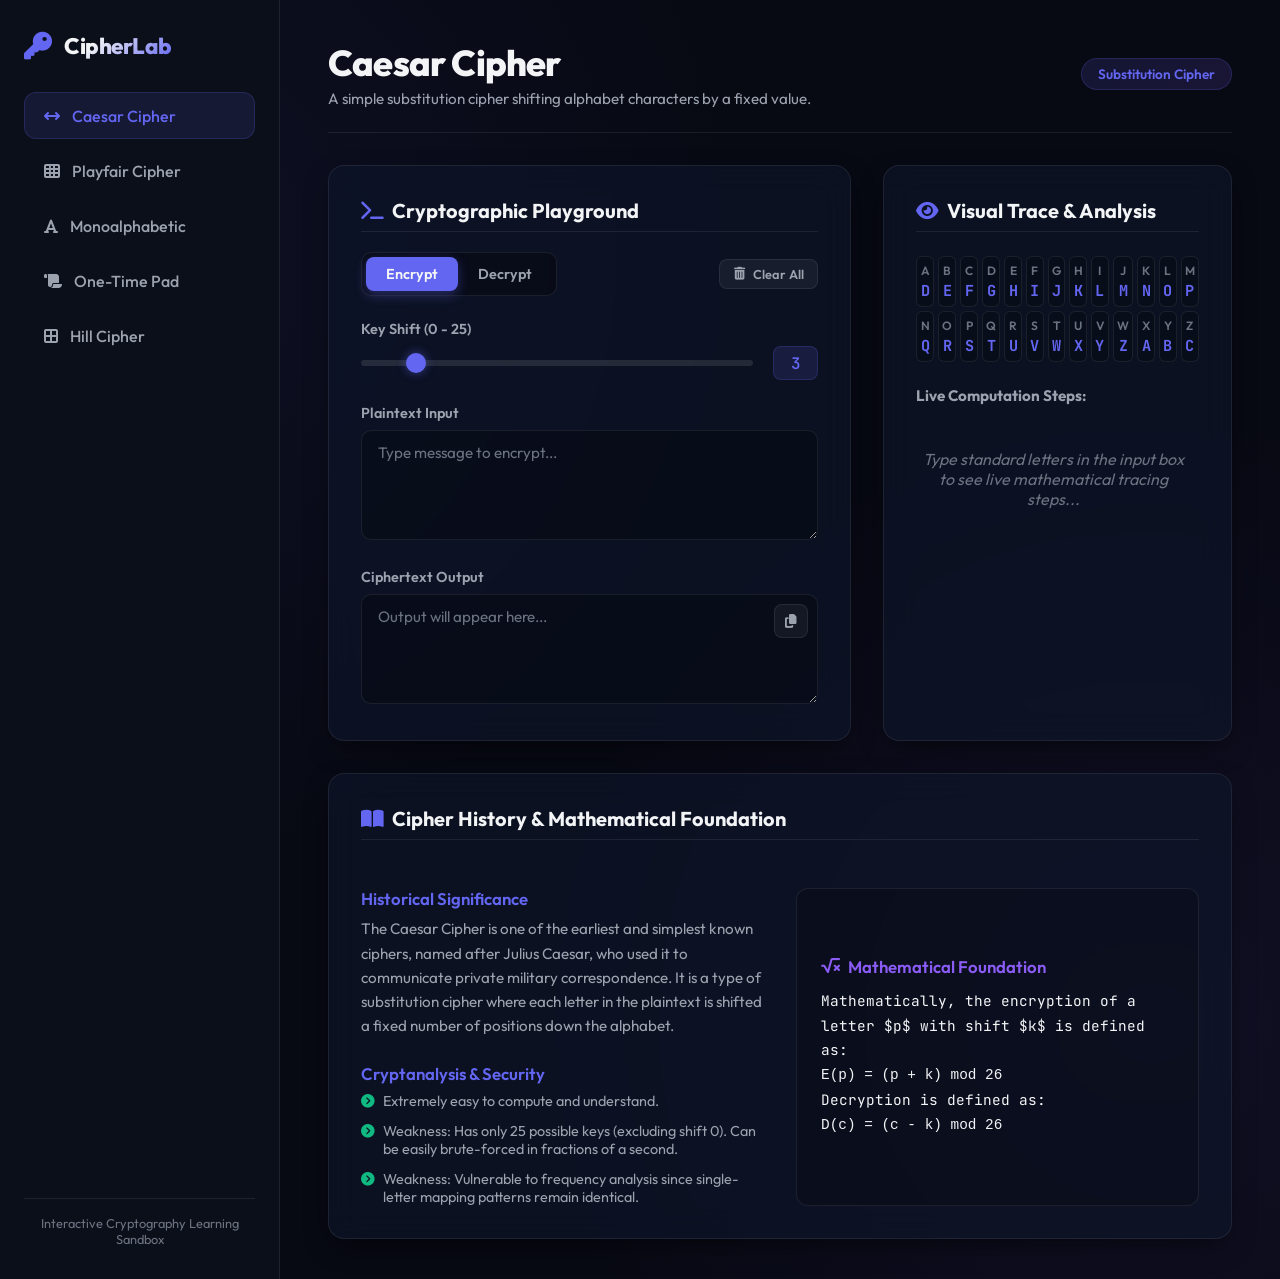
<file: Cipher/index.html>
<!DOCTYPE html>
<html lang="en">
<head>
    <meta charset="UTF-8">
    <meta name="viewport" content="width=device-width, initial-scale=1.0">
    <title>Interactive Cipher Cryptography Dashboard</title>
    <!-- CSS Link -->
    <link rel="stylesheet" href="style.css">
    <!-- FontAwesome Icons -->
    <link rel="stylesheet" href="https://cdnjs.cloudflare.com/ajax/libs/font-awesome/6.4.0/css/all.min.css">
</head>
<body>
    <div class="app-container">
        <!-- Sidebar Navigation -->
        <aside class="sidebar">
            <div class="logo-container">
                <i class="fa-solid fa-key logo-icon"></i>
                <span class="logo-text">CipherLab</span>
            </div>
            
            <nav class="nav-container">
                <ul class="nav-menu">
                    <li class="nav-item active" data-cipher="caesar">
                        <button><i class="fa-solid fa-arrows-left-right"></i> Caesar Cipher</button>
                    </li>
                    <li class="nav-item" data-cipher="playfair">
                        <button><i class="fa-solid fa-table-cells"></i> Playfair Cipher</button>
                    </li>
                    <li class="nav-item" data-cipher="monoalphabetic">
                        <button><i class="fa-solid fa-font"></i> Monoalphabetic</button>
                    </li>
                    <li class="nav-item" data-cipher="otp">
                        <button><i class="fa-solid fa-scroll"></i> One-Time Pad</button>
                    </li>
                    <li class="nav-item" data-cipher="hill">
                        <button><i class="fa-solid fa-border-all"></i> Hill Cipher</button>
                    </li>
                </ul>
            </nav>
            
            <div class="sidebar-footer">
                <p>Interactive Cryptography Learning Sandbox</p>
            </div>
        </aside>

        <!-- Main Workspace -->
        <main class="main-content">
            <!-- Header -->
            <header class="dashboard-header">
                <div class="dashboard-title">
                    <h1 id="cipher-title">Caesar Cipher</h1>
                    <p id="cipher-subtitle">A simple substitution cipher shifting alphabet characters by a fixed value.</p>
                </div>
                <div class="badge" id="cipher-type-badge">Substitution Cipher</div>
            </header>

            <!-- Grid Layout -->
            <div class="dashboard-grid">
                <!-- Left: Playground & Main Input -->
                <div class="glass-panel" id="playground-panel">
                    <div class="section-title">
                        <i class="fa-solid fa-terminal"></i>
                        <span>Cryptographic Playground</span>
                    </div>

                    <!-- Alert message container -->
                    <div id="alert-container" style="display: none;"></div>

                    <!-- Action control bar (Encrypt / Decrypt toggle) -->
                    <div class="form-group">
                        <div class="actions-bar" style="margin-top: 0; margin-bottom: 1.5rem;">
                            <div class="mode-toggle-group">
                                <button class="mode-btn active" id="mode-encrypt">Encrypt</button>
                                <button class="mode-btn" id="mode-decrypt">Decrypt</button>
                            </div>
                            <button class="btn btn-secondary btn-sm" id="btn-clear-all">
                                <i class="fa-solid fa-trash-can"></i> Clear All
                            </button>
                        </div>
                    </div>

                    <!-- Input Parameters Config Panels (Toggle based on active cipher) -->
                    
                    <!-- Caesar Shift Config -->
                    <div class="cipher-config" id="config-caesar">
                        <div class="form-group">
                            <label for="caesar-shift">Key Shift (0 - 25)</label>
                            <div class="slider-container">
                                <input type="range" id="caesar-shift" min="0" max="25" value="3" class="slider">
                                <span class="slider-val" id="caesar-shift-val">3</span>
                            </div>
                        </div>
                    </div>

                    <!-- Playfair Key Config -->
                    <div class="cipher-config" id="config-playfair" style="display: none;">
                        <div class="form-group">
                            <label for="playfair-key">Secret Keyphrase</label>
                            <input type="text" id="playfair-key" class="input-control" value="PLAYFAIR EXAMPLE" placeholder="Enter keyword (e.g. SECRETKEY)">
                        </div>
                    </div>

                    <!-- Monoalphabetic Sub Alphabet Config -->
                    <div class="cipher-config" id="config-monoalphabetic" style="display: none;">
                        <div class="form-group">
                            <label for="mono-key">Substitution Alphabet (26 unique letters)</label>
                            <div style="display: flex; gap: 0.75rem;">
                                <input type="text" id="mono-key" class="input-control" style="font-family: var(--font-mono); letter-spacing: 1.5px;" value="QWERTYUIOPASDFGHJKLZXCVBNM" placeholder="26-letter substitution alphabet">
                                <button class="btn btn-secondary btn-sm" id="btn-random-mono" style="white-space: nowrap;">
                                    <i class="fa-solid fa-shuffle"></i> Shuffle
                                </button>
                            </div>
                        </div>
                    </div>

                    <!-- One-Time Pad Config -->
                    <div class="cipher-config" id="config-otp" style="display: none;">
                        <div class="form-group">
                            <label for="otp-key">Pad Key (must be length of input text letters)</label>
                            <div style="display: flex; gap: 0.75rem;">
                                <input type="text" id="otp-key" class="input-control" style="font-family: var(--font-mono); text-transform: uppercase;" value="CRYPTO" placeholder="Enter key (letters only)">
                                <button class="btn btn-secondary btn-sm" id="btn-generate-otp" style="white-space: nowrap;">
                                    <i class="fa-solid fa-wand-magic-sparkles"></i> Generate Key
                                </button>
                            </div>
                        </div>
                    </div>

                    <!-- Hill Matrix Config -->
                    <div class="cipher-config" id="config-hill" style="display: none;">
                        <div class="form-group">
                            <label>Key Matrix (2x2 Invertible mod 26)</label>
                            <div class="hill-matrix-container">
                                <div class="hill-matrix">
                                    <input type="number" id="hill-k00" class="hill-matrix-input" value="3">
                                    <input type="number" id="hill-k01" class="hill-matrix-input" value="3">
                                    <input type="number" id="hill-k10" class="hill-matrix-input" value="2">
                                    <input type="number" id="hill-k11" class="hill-matrix-input" value="5">
                                </div>
                                <div class="hill-stats">
                                    <div>Determinant: <span id="hill-det-val">9</span></div>
                                    <div>Status: <span id="hill-status-badge" style="color: var(--accent-emerald);">Valid</span></div>
                                </div>
                                <div style="text-align: center;">
                                    <button class="btn btn-secondary btn-sm" id="btn-random-hill">
                                        <i class="fa-solid fa-gears"></i> Generate Valid Matrix
                                    </button>
                                </div>
                            </div>
                        </div>
                    </div>

                    <!-- Text Inputs -->
                    <div class="form-group">
                        <label for="input-text" id="label-input-text">Plaintext Input</label>
                        <textarea id="input-text" class="input-control" placeholder="Type message to encrypt..."></textarea>
                    </div>

                    <div class="form-group" style="margin-bottom: 0;">
                        <label for="output-text" id="label-output-text">Ciphertext Output</label>
                        <div class="output-box-container">
                            <textarea id="output-text" class="input-control" readonly placeholder="Output will appear here..."></textarea>
                            <button class="copy-btn" id="btn-copy-output" title="Copy to Clipboard">
                                <i class="fa-solid fa-copy"></i>
                            </button>
                        </div>
                    </div>
                </div>

                <!-- Right: Visualizer and Trace Panel -->
                <div class="glass-panel" id="visualizer-panel">
                    <div class="section-title">
                        <i class="fa-solid fa-eye"></i>
                        <span>Visual Trace & Analysis</span>
                    </div>

                    <!-- Dynamic visual key area (matrix or shift mapping) -->
                    <div id="visual-key-display">
                        <!-- Caesar Wheel / Mapping representation -->
                        <div class="visual-wrapper" id="visual-caesar-wrapper">
                            <div class="mono-alphabet-visual" id="caesar-visual-mapping"></div>
                        </div>

                        <!-- Playfair 5x5 Grid representation -->
                        <div class="visual-wrapper" id="visual-playfair-wrapper" style="display: none;">
                            <div class="playfair-grid-wrapper">
                                <div class="playfair-matrix" id="playfair-grid-visual"></div>
                                <div class="info-text" style="font-size: 0.8rem; text-align: center;">Note: 'J' is replaced by 'I'</div>
                            </div>
                        </div>

                        <!-- Monoalphabetic Table representation -->
                        <div class="visual-wrapper" id="visual-monoalphabetic-wrapper" style="display: none;">
                            <div class="mono-alphabet-visual" id="mono-visual-mapping"></div>
                        </div>

                        <!-- OTP details representation -->
                        <div class="visual-wrapper" id="visual-otp-wrapper" style="display: none;">
                            <div style="background: rgba(0,0,0,0.2); border: 1px solid var(--border-color); border-radius: 12px; padding: 1rem; margin-bottom: 1.5rem;">
                                <div class="info-text" style="font-size: 0.85rem; text-align: center; font-family: var(--font-mono);">
                                    Key length matches text length: <span id="otp-length-status" style="color: var(--accent-emerald);">0 / 0</span>
                                </div>
                            </div>
                        </div>

                        <!-- Hill details representation -->
                        <div class="visual-wrapper" id="visual-hill-wrapper" style="display: none;">
                            <div id="hill-decrypt-matrix-display" style="background: rgba(0,0,0,0.2); border: 1px solid var(--border-color); border-radius: 12px; padding: 1rem; margin-bottom: 1.5rem; text-align: center; display: none;">
                                <div class="info-text" style="font-size: 0.85rem; font-family: var(--font-mono); margin-bottom: 0.5rem;">Decryption Matrix (K⁻¹ mod 26):</div>
                                <div class="hill-matrix" id="hill-decrypt-matrix-grid" style="grid-template-columns: repeat(2, 60px); grid-template-rows: repeat(2, 35px); margin-bottom: 0.5rem;">
                                    <span class="hill-matrix-input" style="padding-top: 6px;"></span>
                                    <span class="hill-matrix-input" style="padding-top: 6px;"></span>
                                    <span class="hill-matrix-input" style="padding-top: 6px;"></span>
                                    <span class="hill-matrix-input" style="padding-top: 6px;"></span>
                                </div>
                            </div>
                        </div>
                    </div>

                    <!-- Mathematical Step-by-Step Tracing -->
                    <div style="margin-top: 1rem;">
                        <h4 style="font-size: 0.95rem; font-weight: 700; color: var(--text-secondary); margin-bottom: 0.75rem;">Live Computation Steps:</h4>
                        <div class="trace-container" id="trace-output-container">
                            <div class="no-trace">Type standard letters in the input box to see live mathematical tracing steps...</div>
                        </div>
                    </div>
                </div>
            </div>

            <!-- Bottom: Educational Info -->
            <section class="glass-panel info-section" id="educational-info-panel">
                <div class="section-title">
                    <i class="fa-solid fa-book-open"></i>
                    <span>Cipher History & Mathematical Foundation</span>
                </div>
                <div id="educational-content">
                    <!-- Loaded dynamically via app.js -->
                </div>
            </section>
        </main>
    </div>

    <!-- Main JavaScript Modules -->
    <script type="module" src="app.js"></script>
</body>
</html>
</file>
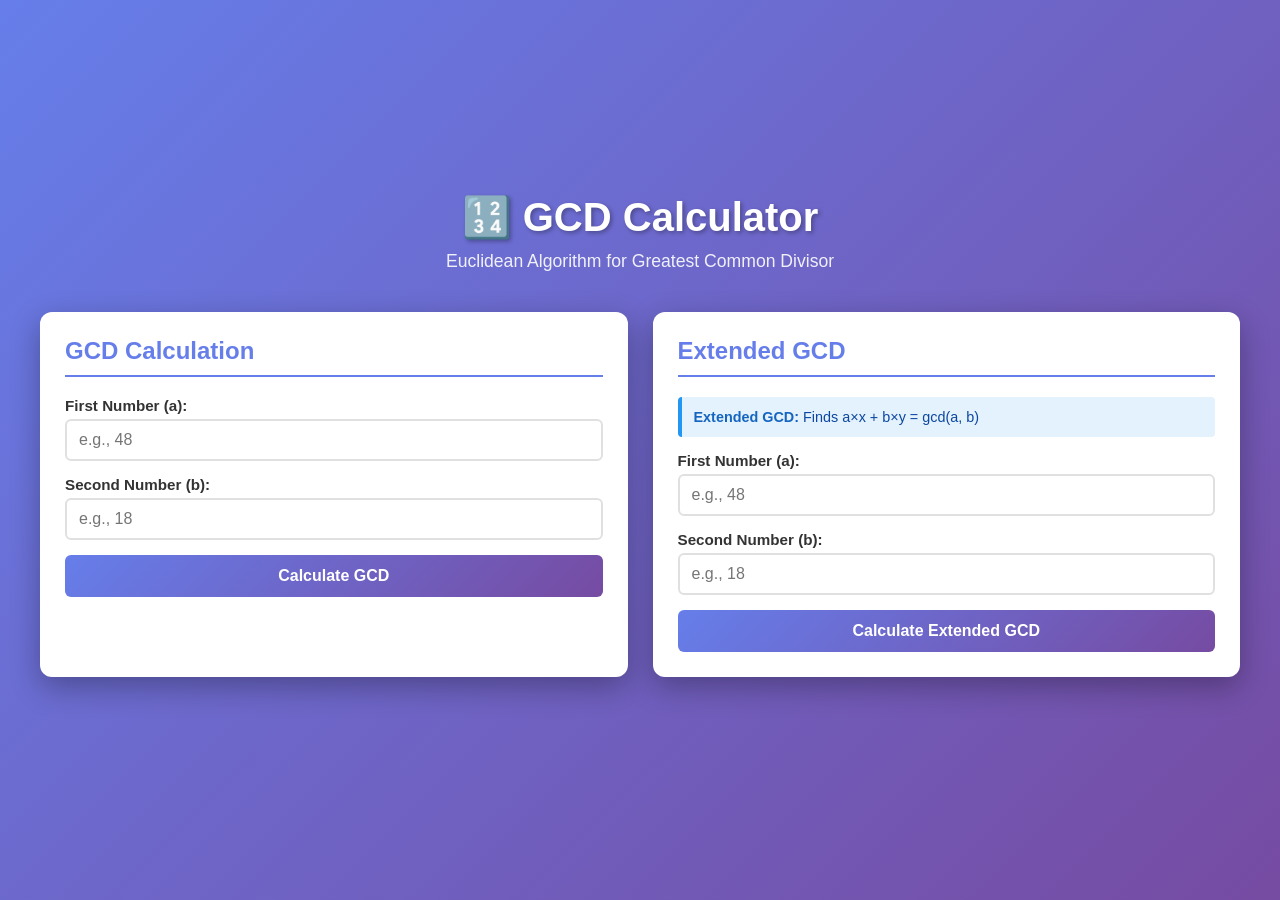
<file: GCD/templates/index.html>
<!DOCTYPE html>
<html lang="en">
<head>
    <meta charset="UTF-8">
    <meta name="viewport" content="width=device-width, initial-scale=1.0">
    <title>GCD Calculator - Euclidean Algorithm</title>
    <style>
        * {
            margin: 0;
            padding: 0;
            box-sizing: border-box;
        }

        body {
            font-family: 'Segoe UI', Tahoma, Geneva, Verdana, sans-serif;
            background: linear-gradient(135deg, #667eea 0%, #764ba2 100%);
            min-height: 100vh;
            padding: 20px;
            display: flex;
            justify-content: center;
            align-items: center;
        }

        .container {
            width: 100%;
            max-width: 1200px;
        }

        .header {
            text-align: center;
            color: white;
            margin-bottom: 40px;
        }

        .header h1 {
            font-size: 2.5em;
            margin-bottom: 10px;
            text-shadow: 2px 2px 4px rgba(0,0,0,0.3);
        }

        .header p {
            font-size: 1.1em;
            opacity: 0.9;
        }

        .calculator-grid {
            display: grid;
            grid-template-columns: repeat(auto-fit, minmax(350px, 1fr));
            gap: 25px;
            margin-bottom: 30px;
        }

        .card {
            background: white;
            border-radius: 12px;
            padding: 25px;
            box-shadow: 0 10px 30px rgba(0,0,0,0.3);
            transition: transform 0.3s ease, box-shadow 0.3s ease;
        }

        .card:hover {
            transform: translateY(-5px);
            box-shadow: 0 15px 40px rgba(0,0,0,0.4);
        }

        .card h2 {
            color: #667eea;
            margin-bottom: 20px;
            font-size: 1.5em;
            border-bottom: 2px solid #667eea;
            padding-bottom: 10px;
        }

        .form-group {
            margin-bottom: 15px;
        }

        label {
            display: block;
            margin-bottom: 5px;
            color: #333;
            font-weight: 600;
            font-size: 0.95em;
        }

        input {
            width: 100%;
            padding: 10px 12px;
            border: 2px solid #e0e0e0;
            border-radius: 6px;
            font-size: 1em;
            transition: border-color 0.3s ease;
        }

        input:focus {
            outline: none;
            border-color: #667eea;
            box-shadow: 0 0 0 3px rgba(102, 126, 234, 0.1);
        }

        button {
            width: 100%;
            padding: 12px;
            background: linear-gradient(135deg, #667eea 0%, #764ba2 100%);
            color: white;
            border: none;
            border-radius: 6px;
            font-size: 1em;
            font-weight: 600;
            cursor: pointer;
            transition: transform 0.2s ease, box-shadow 0.2s ease;
        }

        button:hover {
            transform: scale(1.02);
            box-shadow: 0 5px 15px rgba(102, 126, 234, 0.4);
        }

        button:active {
            transform: scale(0.98);
        }

        .result {
            margin-top: 20px;
            padding: 15px;
            background: #f8f9fa;
            border-left: 4px solid #667eea;
            border-radius: 6px;
            display: none;
        }

        .result.show {
            display: block;
            animation: slideIn 0.3s ease;
        }

        @keyframes slideIn {
            from {
                opacity: 0;
                transform: translateY(-10px);
            }
            to {
                opacity: 1;
                transform: translateY(0);
            }
        }

        .result h3 {
            color: #667eea;
            margin-bottom: 10px;
            font-size: 1.1em;
        }

        .result-item {
            margin: 8px 0;
            padding: 8px 0;
            color: #333;
            font-size: 0.95em;
            border-bottom: 1px solid #e0e0e0;
        }

        .result-item:last-child {
            border-bottom: none;
        }

        .result-label {
            font-weight: 600;
            color: #667eea;
        }

        .result-value {
            color: #333;
            font-family: 'Courier New', monospace;
            font-weight: 500;
        }

        .error {
            background-color: #fee !important;
            border-left-color: #f88 !important;
            color: #c33;
            padding: 15px;
            border-radius: 6px;
            margin-top: 15px;
        }

        .success {
            background-color: #efe !important;
            border-left-color: #8f8 !important;
        }

        .equation {
            background: white;
            padding: 10px;
            border-radius: 4px;
            margin: 10px 0;
            font-family: 'Courier New', monospace;
            font-size: 0.9em;
            text-align: center;
            border: 1px solid #667eea;
            color: #333;
        }

        .steps {
            background: #f8f9fa;
            padding: 15px;
            border-radius: 6px;
            margin-top: 15px;
        }

        .steps h4 {
            color: #667eea;
            margin-bottom: 10px;
            font-size: 0.95em;
        }

        .step {
            padding: 8px;
            margin: 5px 0;
            background: white;
            border-left: 3px solid #764ba2;
            padding-left: 12px;
            font-size: 0.9em;
            font-family: 'Courier New', monospace;
        }

        .loading {
            display: none;
            text-align: center;
            margin-top: 10px;
        }

        .spinner {
            border: 3px solid #f3f3f3;
            border-top: 3px solid #667eea;
            border-radius: 50%;
            width: 20px;
            height: 20px;
            animation: spin 1s linear infinite;
            margin: 0 auto;
        }

        @keyframes spin {
            0% { transform: rotate(0deg); }
            100% { transform: rotate(360deg); }
        }

        .info-box {
            background: #e3f2fd;
            border-left: 4px solid #2196f3;
            padding: 12px;
            border-radius: 4px;
            margin: 15px 0;
            font-size: 0.9em;
            color: #0d47a1;
        }

        .info-box strong {
            color: #1565c0;
        }

        @media (max-width: 768px) {
            .calculator-grid {
                grid-template-columns: 1fr;
            }

            .header h1 {
                font-size: 1.8em;
            }
        }
    </style>
</head>
<body>
    <div class="container">
        <div class="header">
            <h1>🔢 GCD Calculator</h1>
            <p>Euclidean Algorithm for Greatest Common Divisor</p>
        </div>

        <div class="calculator-grid">
            <!-- GCD Calculator -->
            <div class="card">
                <h2>GCD Calculation</h2>
                <div class="form-group">
                    <label for="gcd-a">First Number (a):</label>
                    <input type="number" id="gcd-a" placeholder="e.g., 48">
                </div>
                <div class="form-group">
                    <label for="gcd-b">Second Number (b):</label>
                    <input type="number" id="gcd-b" placeholder="e.g., 18">
                </div>
                <button onclick="calculateGCD()">Calculate GCD</button>
                <div class="loading" id="gcd-loading">
                    <div class="spinner"></div>
                </div>
                <div class="result" id="gcd-result"></div>
            </div>

            <!-- Extended GCD Calculator -->
            <div class="card">
                <h2>Extended GCD</h2>
                <div class="info-box">
                    <strong>Extended GCD:</strong> Finds a×x + b×y = gcd(a, b)
                </div>
                <div class="form-group">
                    <label for="egcd-a">First Number (a):</label>
                    <input type="number" id="egcd-a" placeholder="e.g., 48">
                </div>
                <div class="form-group">
                    <label for="egcd-b">Second Number (b):</label>
                    <input type="number" id="egcd-b" placeholder="e.g., 18">
                </div>
                <button onclick="calculateExtendedGCD()">Calculate Extended GCD</button>
                <div class="loading" id="egcd-loading">
                    <div class="spinner"></div>
                </div>
                <div class="result" id="egcd-result"></div>
            </div>

        </div>
    </div>

    <script>
        function calculateGCD() {
            const a = parseInt(document.getElementById('gcd-a').value);
            const b = parseInt(document.getElementById('gcd-b').value);

            if (isNaN(a) || isNaN(b)) {
                showError('gcd-result', 'Please enter valid numbers');
                return;
            }

            showLoading('gcd-loading');

            fetch('/api/gcd', {
                method: 'POST',
                headers: { 'Content-Type': 'application/json' },
                body: JSON.stringify({ a, b })
            })
            .then(res => res.json())
            .then(data => {
                hideLoading('gcd-loading');
                if (data.error) {
                    showError('gcd-result', data.error);
                } else {
                    let html = `
                        <h3>Results</h3>
                        <div class="result-item">
                            <span class="result-label">GCD(${data.a}, ${data.b}) =</span>
                            <span class="result-value">${data.gcd}</span>
                        </div>
                    `;

                    if (data.steps && data.steps.steps.length > 0) {
                        html += '<div class="steps"><h4>Step-by-step Calculation:</h4>';
                        data.steps.steps.forEach(step => {
                            html += `<div class="step">${step.equation}</div>`;
                        });
                        html += '</div>';
                    }

                    document.getElementById('gcd-result').innerHTML = html;
                    document.getElementById('gcd-result').classList.add('show', 'success');
                }
            })
            .catch(err => {
                hideLoading('gcd-loading');
                showError('gcd-result', 'Error: ' + err.message);
            });
        }

        function calculateExtendedGCD() {
            const a = parseInt(document.getElementById('egcd-a').value);
            const b = parseInt(document.getElementById('egcd-b').value);

            if (isNaN(a) || isNaN(b)) {
                showError('egcd-result', 'Please enter valid numbers');
                return;
            }

            showLoading('egcd-loading');

            fetch('/api/extended-gcd', {
                method: 'POST',
                headers: { 'Content-Type': 'application/json' },
                body: JSON.stringify({ a, b })
            })
            .then(res => res.json())
            .then(data => {
                hideLoading('egcd-loading');
                if (data.error) {
                    showError('egcd-result', data.error);
                } else {
                    let html = `
                        <h3>Extended GCD Results</h3>
                        <div class="result-item">
                            <span class="result-label">GCD(${data.a}, ${data.b}) =</span>
                            <span class="result-value">${data.gcd}</span>
                        </div>
                        <div class="result-item">
                            <span class="result-label">Coefficient x =</span>
                            <span class="result-value">${data.x}</span>
                        </div>
                        <div class="result-item">
                            <span class="result-label">Coefficient y =</span>
                            <span class="result-value">${data.y}</span>
                        </div>
                        <div class="equation">${data.equation}</div>
                        <div class="result-item">
                            <span class="result-label">Verification:</span>
                            <span class="result-value">${data.verification} ✓</span>
                        </div>
                    `;
                    document.getElementById('egcd-result').innerHTML = html;
                    document.getElementById('egcd-result').classList.add('show', 'success');
                }
            })
            .catch(err => {
                hideLoading('egcd-loading');
                showError('egcd-result', 'Error: ' + err.message);
            });
        }



        function showError(elementId, message) {
            document.getElementById(elementId).innerHTML = `<div class="error">${message}</div>`;
            document.getElementById(elementId).classList.add('show');
            document.getElementById(elementId).classList.remove('success');
        }

        function showLoading(elementId) {
            document.getElementById(elementId).style.display = 'block';
        }

        function hideLoading(elementId) {
            document.getElementById(elementId).style.display = 'none';
        }

        // Allow Enter key to submit
        document.addEventListener('keypress', (e) => {
            if (e.key === 'Enter') {
                if (document.activeElement.id.startsWith('gcd-')) {
                    calculateGCD();
                } else if (document.activeElement.id.startsWith('egcd-')) {
                    calculateExtendedGCD();
                }
            }
        });
    </script>
</body>
</html>
</file>
<file: Cipher/style.css>
/* Import Google Font */
@import url('https://fonts.googleapis.com/css2?family=Outfit:wght@300;400;500;600;700;800&family=JetBrains+Mono:wght@400;500;600&display=swap');

:root {
    /* Color Palette */
    --bg-dark: #070913;
    --bg-card: rgba(15, 22, 42, 0.65);
    --bg-sidebar: #0b0f19;
    --border-color: rgba(255, 255, 255, 0.08);
    --border-glow: rgba(99, 102, 241, 0.2);
    
    --accent-indigo: #6366f1;
    --accent-indigo-hover: #4f46e5;
    --accent-violet: #8b5cf6;
    --accent-violet-hover: #7c3aed;
    --accent-emerald: #10b981;
    --accent-emerald-hover: #059669;
    --accent-rose: #f43f5e;
    
    --text-primary: #f3f4f6;
    --text-secondary: #9ca3af;
    --text-muted: #6b7280;
    
    /* Font families */
    --font-sans: 'Outfit', sans-serif;
    --font-mono: 'JetBrains Mono', monospace;
    
    /* Shadow and Blur */
    --glass-blur: 16px;
    --card-shadow: 0 10px 30px -10px rgba(0, 0, 0, 0.7);
    --border-radius: 16px;
    --transition-speed: 0.3s;
}

/* Reset and Global Styles */
* {
    margin: 0;
    padding: 0;
    box-sizing: border-box;
}

body {
    background-color: var(--bg-dark);
    color: var(--text-primary);
    font-family: var(--font-sans);
    min-height: 100vh;
    overflow-x: hidden;
    background-image: 
        radial-gradient(circle at 10% 20%, rgba(99, 102, 241, 0.08) 0%, transparent 40%),
        radial-gradient(circle at 90% 80%, rgba(139, 92, 246, 0.08) 0%, transparent 40%);
}

/* Scrollbar customization */
::-webkit-scrollbar {
    width: 8px;
    height: 8px;
}
::-webkit-scrollbar-track {
    background: rgba(0, 0, 0, 0.2);
}
::-webkit-scrollbar-thumb {
    background: rgba(255, 255, 255, 0.15);
    border-radius: 4px;
}
::-webkit-scrollbar-thumb:hover {
    background: rgba(255, 255, 255, 0.3);
}

/* Main Layout Grid */
.app-container {
    display: grid;
    grid-template-columns: 280px 1fr;
    min-height: 100vh;
}

/* Sidebar Styles */
.sidebar {
    background-color: var(--bg-sidebar);
    border-right: 1px solid var(--border-color);
    padding: 2rem 1.5rem;
    display: flex;
    flex-direction: column;
    gap: 2rem;
    z-index: 10;
}

.logo-container {
    display: flex;
    align-items: center;
    gap: 0.75rem;
}

.logo-icon {
    font-size: 1.75rem;
    color: var(--accent-indigo);
    animation: pulse 3s infinite alternate;
}

.logo-text {
    font-size: 1.4rem;
    font-weight: 800;
    letter-spacing: -0.5px;
    background: linear-gradient(135deg, var(--text-primary) 30%, var(--accent-indigo) 100%);
    -webkit-background-clip: text;
    -webkit-text-fill-color: transparent;
}

.nav-menu {
    display: flex;
    flex-direction: column;
    gap: 0.5rem;
    list-style: none;
}

.nav-item button {
    width: 100%;
    background: none;
    border: none;
    outline: none;
    color: var(--text-secondary);
    padding: 0.85rem 1.25rem;
    border-radius: 12px;
    text-align: left;
    font-family: var(--font-sans);
    font-size: 1rem;
    font-weight: 500;
    cursor: pointer;
    display: flex;
    align-items: center;
    gap: 0.75rem;
    transition: all var(--transition-speed) ease;
}

.nav-item.active button {
    background-color: rgba(99, 102, 241, 0.12);
    color: var(--accent-indigo);
    box-shadow: inset 0 0 0 1px rgba(99, 102, 241, 0.2);
}

.nav-item button:hover:not(.active) {
    background-color: rgba(255, 255, 255, 0.04);
    color: var(--text-primary);
}

.sidebar-footer {
    margin-top: auto;
    font-size: 0.8rem;
    color: var(--text-muted);
    text-align: center;
    border-top: 1px solid var(--border-color);
    padding-top: 1rem;
}

/* Main Content Styles */
.main-content {
    padding: 2.5rem 3rem;
    overflow-y: auto;
    display: flex;
    flex-direction: column;
    gap: 2rem;
}

/* Top bar / Dashboard Header */
.dashboard-header {
    display: flex;
    justify-content: space-between;
    align-items: center;
    border-bottom: 1px solid var(--border-color);
    padding-bottom: 1.5rem;
}

.dashboard-title h1 {
    font-size: 2.25rem;
    font-weight: 800;
    letter-spacing: -0.8px;
    margin-bottom: 0.25rem;
}

.dashboard-title p {
    color: var(--text-secondary);
    font-size: 0.95rem;
}

.badge {
    background: linear-gradient(135deg, rgba(99, 102, 241, 0.15), rgba(139, 92, 246, 0.15));
    border: 1px solid var(--border-glow);
    padding: 0.4rem 1rem;
    border-radius: 9999px;
    font-size: 0.85rem;
    font-weight: 600;
    color: var(--accent-indigo);
}

/* Dashboard Content Grid */
.dashboard-grid {
    display: grid;
    grid-template-columns: 1.2fr 0.8fr;
    gap: 2rem;
}

@media (max-width: 1100px) {
    .dashboard-grid {
        grid-template-columns: 1fr;
    }
}

/* Glassmorphism Card Panels */
.glass-panel {
    background: var(--bg-card);
    backdrop-filter: blur(var(--glass-blur));
    -webkit-backdrop-filter: blur(var(--glass-blur));
    border: 1px solid var(--border-color);
    border-radius: var(--border-radius);
    padding: 2rem;
    box-shadow: var(--card-shadow);
    transition: transform var(--transition-speed) ease, box-shadow var(--transition-speed) ease;
}

.glass-panel:hover {
    box-shadow: 0 15px 35px -10px rgba(0, 0, 0, 0.8), 0 0 15px 0 rgba(99, 102, 241, 0.05);
}

/* Sections headers inside cards */
.section-title {
    font-size: 1.25rem;
    font-weight: 700;
    margin-bottom: 1.25rem;
    display: flex;
    align-items: center;
    gap: 0.5rem;
    color: var(--text-primary);
    border-bottom: 1px solid var(--border-color);
    padding-bottom: 0.5rem;
}

.section-title i {
    color: var(--accent-indigo);
}

/* Form Styles */
.form-group {
    margin-bottom: 1.5rem;
}

.form-group label {
    display: block;
    font-size: 0.9rem;
    font-weight: 600;
    color: var(--text-secondary);
    margin-bottom: 0.5rem;
}

.input-control {
    width: 100%;
    background-color: rgba(0, 0, 0, 0.25);
    border: 1px solid var(--border-color);
    border-radius: 10px;
    padding: 0.75rem 1rem;
    color: var(--text-primary);
    font-family: var(--font-sans);
    font-size: 0.95rem;
    transition: all var(--transition-speed) ease;
}

.input-control:focus {
    outline: none;
    border-color: var(--accent-indigo);
    box-shadow: 0 0 0 3px rgba(99, 102, 241, 0.15);
}

.input-control::placeholder {
    color: var(--text-muted);
}

textarea.input-control {
    min-height: 110px;
    resize: vertical;
}

/* Slider Customization for Caesar */
.slider-container {
    display: flex;
    align-items: center;
    gap: 1.25rem;
}

input[type="range"].slider {
    flex: 1;
    -webkit-appearance: none;
    appearance: none;
    height: 6px;
    border-radius: 3px;
    background: rgba(255, 255, 255, 0.1);
    outline: none;
}

input[type="range"].slider::-webkit-slider-thumb {
    -webkit-appearance: none;
    appearance: none;
    width: 20px;
    height: 20px;
    border-radius: 50%;
    background: var(--accent-indigo);
    cursor: pointer;
    box-shadow: 0 0 10px rgba(99, 102, 241, 0.5);
    transition: background var(--transition-speed) ease, transform 0.1s;
}

input[type="range"].slider::-webkit-slider-thumb:hover {
    background: var(--accent-violet);
    transform: scale(1.1);
}

.slider-val {
    min-width: 45px;
    text-align: center;
    background-color: rgba(99, 102, 241, 0.15);
    border: 1px solid var(--border-glow);
    padding: 0.35rem 0.6rem;
    border-radius: 8px;
    font-family: var(--font-mono);
    font-weight: 600;
    color: var(--accent-indigo);
}

/* Button & Action Bar Styles */
.actions-bar {
    display: flex;
    justify-content: space-between;
    align-items: center;
    margin-top: 1.25rem;
    gap: 1rem;
}

.mode-toggle-group {
    display: flex;
    background-color: rgba(0, 0, 0, 0.3);
    border-radius: 10px;
    padding: 0.25rem;
    border: 1px solid var(--border-color);
}

.mode-btn {
    background: none;
    border: none;
    outline: none;
    color: var(--text-secondary);
    padding: 0.5rem 1.25rem;
    border-radius: 8px;
    font-family: var(--font-sans);
    font-size: 0.9rem;
    font-weight: 600;
    cursor: pointer;
    transition: all var(--transition-speed) ease;
}

.mode-btn.active {
    background-color: var(--accent-indigo);
    color: var(--text-primary);
    box-shadow: 0 4px 12px rgba(99, 102, 241, 0.35);
}

.btn {
    background: none;
    border: none;
    outline: none;
    font-family: var(--font-sans);
    font-weight: 600;
    font-size: 0.9rem;
    padding: 0.65rem 1.25rem;
    border-radius: 10px;
    cursor: pointer;
    display: inline-flex;
    align-items: center;
    gap: 0.5rem;
    transition: all var(--transition-speed) ease;
}

.btn-primary {
    background: linear-gradient(135deg, var(--accent-indigo) 0%, var(--accent-violet) 100%);
    color: var(--text-primary);
    box-shadow: 0 4px 15px rgba(99, 102, 241, 0.3);
}

.btn-primary:hover {
    filter: brightness(1.1);
    transform: translateY(-1px);
}

.btn-secondary {
    background-color: rgba(255, 255, 255, 0.05);
    border: 1px solid var(--border-color);
    color: var(--text-secondary);
}

.btn-secondary:hover {
    background-color: rgba(255, 255, 255, 0.1);
    color: var(--text-primary);
    border-color: rgba(255, 255, 255, 0.2);
}

.btn-sm {
    padding: 0.4rem 0.85rem;
    font-size: 0.8rem;
    border-radius: 8px;
}

.text-btn {
    background: none;
    border: none;
    outline: none;
    color: var(--accent-indigo);
    cursor: pointer;
    font-size: 0.85rem;
    font-weight: 600;
    font-family: var(--font-sans);
}

.text-btn:hover {
    color: var(--accent-violet);
    text-decoration: underline;
}

/* Playfair 5x5 Grid styles */
.playfair-grid-wrapper {
    display: flex;
    flex-direction: column;
    align-items: center;
    gap: 1rem;
    margin: 1.5rem 0;
}

.playfair-matrix {
    display: grid;
    grid-template-columns: repeat(5, 52px);
    grid-template-rows: repeat(5, 52px);
    gap: 6px;
    background-color: rgba(0, 0, 0, 0.2);
    padding: 10px;
    border-radius: 12px;
    border: 1px solid var(--border-color);
}

.playfair-cell {
    display: flex;
    align-items: center;
    justify-content: center;
    background-color: rgba(255, 255, 255, 0.03);
    border: 1px solid rgba(255, 255, 255, 0.05);
    border-radius: 8px;
    font-family: var(--font-mono);
    font-weight: 700;
    font-size: 1.15rem;
    color: var(--text-secondary);
    transition: all 0.2s ease;
    user-select: none;
}

.playfair-cell.active-key {
    background-color: rgba(99, 102, 241, 0.15);
    border-color: rgba(99, 102, 241, 0.4);
    color: var(--accent-indigo);
}

.playfair-cell.highlight-p1 {
    background-color: rgba(16, 185, 129, 0.2);
    border-color: rgba(16, 185, 129, 0.6);
    color: var(--accent-emerald);
    box-shadow: 0 0 10px rgba(16, 185, 129, 0.3);
    transform: scale(1.05);
}

.playfair-cell.highlight-p2 {
    background-color: rgba(139, 92, 246, 0.2);
    border-color: rgba(139, 92, 246, 0.6);
    color: var(--accent-violet);
    box-shadow: 0 0 10px rgba(139, 92, 246, 0.3);
    transform: scale(1.05);
}

/* Hill Matrix Inputs */
.hill-matrix-container {
    display: flex;
    flex-direction: column;
    gap: 1rem;
    margin: 1.5rem 0;
}

.hill-matrix {
    display: grid;
    grid-template-columns: repeat(2, 80px);
    grid-template-rows: repeat(2, 45px);
    gap: 10px;
    justify-content: center;
    background-color: rgba(0, 0, 0, 0.15);
    padding: 12px;
    border-radius: 12px;
    border: 1px solid var(--border-color);
    position: relative;
    width: fit-content;
    margin: 0 auto;
}

/* Brackets for matrix representation */
.hill-matrix::before, .hill-matrix::after {
    content: '';
    position: absolute;
    top: 5px;
    bottom: 5px;
    width: 6px;
    border: 2px solid var(--text-secondary);
}

.hill-matrix::before {
    left: 5px;
    border-right: none;
    border-radius: 4px 0 0 4px;
}

.hill-matrix::after {
    right: 5px;
    border-left: none;
    border-radius: 0 4px 4px 0;
}

.hill-matrix-input {
    width: 100%;
    height: 100%;
    background-color: rgba(0, 0, 0, 0.4);
    border: 1px solid var(--border-color);
    border-radius: 6px;
    text-align: center;
    color: var(--text-primary);
    font-family: var(--font-mono);
    font-weight: 700;
    font-size: 1.05rem;
    transition: all var(--transition-speed) ease;
}

.hill-matrix-input:focus {
    outline: none;
    border-color: var(--accent-indigo);
    box-shadow: 0 0 5px rgba(99, 102, 241, 0.3);
}

.hill-stats {
    text-align: center;
    font-size: 0.85rem;
    color: var(--text-secondary);
    display: flex;
    justify-content: center;
    gap: 1.5rem;
}

.hill-stats span {
    font-family: var(--font-mono);
    font-weight: 600;
}

/* Monoalphabetic alphabet tiles */
.mono-alphabet-visual {
    display: grid;
    grid-template-columns: repeat(13, 1fr);
    gap: 4px;
    margin: 1.5rem 0;
}

@media (max-width: 600px) {
    .mono-alphabet-visual {
        grid-template-columns: repeat(7, 1fr);
    }
}

.mono-pair {
    display: flex;
    flex-direction: column;
    align-items: center;
    background-color: rgba(0, 0, 0, 0.2);
    border: 1px solid var(--border-color);
    border-radius: 6px;
    padding: 0.35rem 0.2rem;
}

.mono-orig {
    font-size: 0.75rem;
    color: var(--text-muted);
    font-weight: 600;
    margin-bottom: 2px;
}

.mono-sub {
    font-family: var(--font-mono);
    font-size: 0.95rem;
    font-weight: 700;
    color: var(--accent-indigo);
}

/* Output Display Box */
.output-box-container {
    position: relative;
}

.copy-btn {
    position: absolute;
    top: 10px;
    right: 10px;
    background-color: rgba(255, 255, 255, 0.05);
    border: 1px solid var(--border-color);
    border-radius: 8px;
    width: 34px;
    height: 34px;
    display: flex;
    align-items: center;
    justify-content: center;
    color: var(--text-secondary);
    cursor: pointer;
    transition: all var(--transition-speed) ease;
}

.copy-btn:hover {
    background-color: var(--accent-indigo);
    color: var(--text-primary);
    border-color: var(--accent-indigo);
}

.alert-message {
    padding: 0.85rem 1.25rem;
    border-radius: 10px;
    font-size: 0.85rem;
    margin-bottom: 1.5rem;
    display: flex;
    align-items: flex-start;
    gap: 0.75rem;
    line-height: 1.4;
}

.alert-danger {
    background-color: rgba(244, 63, 94, 0.1);
    border: 1px solid rgba(244, 63, 94, 0.2);
    color: var(--accent-rose);
}

.alert-danger i {
    margin-top: 2px;
}

/* Trace Panel math formatting */
.trace-container {
    max-height: 480px;
    overflow-y: auto;
    display: flex;
    flex-direction: column;
    gap: 0.75rem;
    padding-right: 0.5rem;
}

.trace-item {
    background-color: rgba(0, 0, 0, 0.2);
    border: 1px solid rgba(255, 255, 255, 0.03);
    border-radius: 10px;
    padding: 0.75rem 1rem;
    display: flex;
    flex-direction: column;
    gap: 0.35rem;
}

.trace-step-header {
    display: flex;
    justify-content: space-between;
    font-size: 0.85rem;
    font-weight: 600;
    color: var(--text-muted);
}

.trace-step-body {
    display: flex;
    align-items: center;
    gap: 1rem;
}

.trace-letter-map {
    display: flex;
    align-items: center;
    gap: 0.5rem;
}

.trace-l-box {
    width: 32px;
    height: 32px;
    display: flex;
    align-items: center;
    justify-content: center;
    border-radius: 6px;
    font-family: var(--font-mono);
    font-weight: 700;
    font-size: 1rem;
}

.l-orig {
    background-color: rgba(255, 255, 255, 0.05);
    border: 1px solid var(--border-color);
    color: var(--text-primary);
}

.l-arrow {
    color: var(--text-muted);
    font-size: 0.85rem;
}

.l-new {
    background-color: rgba(99, 102, 241, 0.15);
    border: 1px solid var(--border-glow);
    color: var(--accent-indigo);
}

.trace-math-expr {
    font-family: var(--font-mono);
    font-size: 0.85rem;
    color: var(--text-secondary);
    background-color: rgba(0, 0, 0, 0.3);
    padding: 0.35rem 0.65rem;
    border-radius: 6px;
    flex: 1;
    text-align: right;
    word-break: break-all;
}

.no-trace {
    color: var(--text-muted);
    font-style: italic;
    text-align: center;
    padding: 2rem 0;
}

/* History / Info Sidebar Details */
.info-section {
    display: flex;
    flex-direction: column;
    gap: 1.25rem;
}

.info-text {
    font-size: 0.95rem;
    color: var(--text-secondary);
    line-height: 1.6;
}

.info-list {
    display: flex;
    flex-direction: column;
    gap: 0.75rem;
    list-style: none;
}

.info-list li {
    font-size: 0.9rem;
    color: var(--text-secondary);
    display: flex;
    gap: 0.5rem;
    align-items: flex-start;
}

.info-list li i {
    color: var(--accent-emerald);
    margin-top: 3px;
    font-size: 0.85rem;
}

/* Animations */
@keyframes pulse {
    0% {
        transform: scale(1);
        filter: drop-shadow(0 0 2px rgba(99, 102, 241, 0.2));
    }
    100% {
        transform: scale(1.05);
        filter: drop-shadow(0 0 8px rgba(99, 102, 241, 0.6));
    }
}

/* Responsive elements */
@media (max-width: 900px) {
    .app-container {
        grid-template-columns: 1fr;
    }
    
    .sidebar {
        border-right: none;
        border-bottom: 1px solid var(--border-color);
        padding: 1.5rem;
        flex-direction: row;
        justify-content: space-between;
        align-items: center;
    }
    
    .logo-container {
        margin-bottom: 0;
    }
    
    .nav-menu {
        flex-direction: row;
        overflow-x: auto;
        padding-bottom: 0.5rem;
        width: 100%;
        max-width: 600px;
    }
    
    .nav-item button {
        padding: 0.6rem 1rem;
        white-space: nowrap;
    }
    
    .main-content {
        padding: 1.5rem 1.5rem;
    }
}

@media (max-width: 600px) {
    .sidebar {
        flex-direction: column;
        gap: 1rem;
    }
    
    .nav-menu {
        max-width: 100%;
    }
}
</file>
